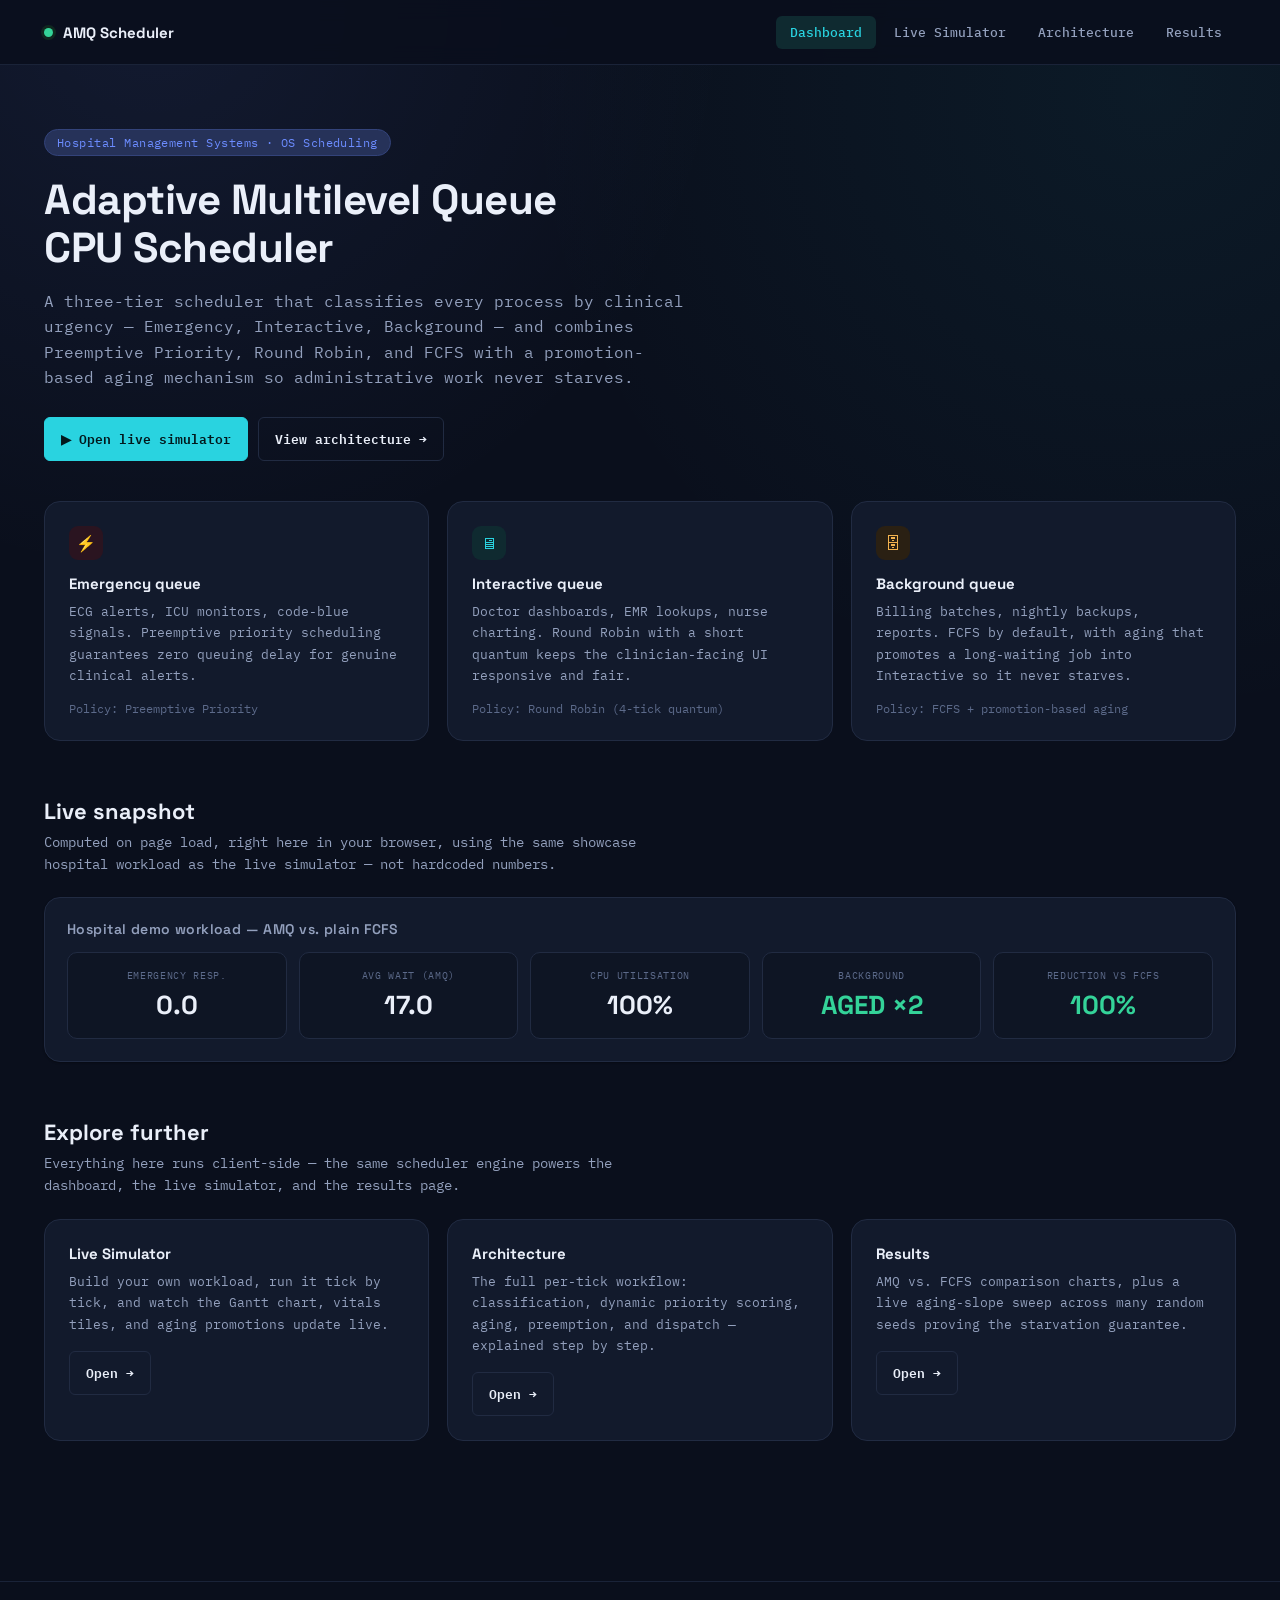
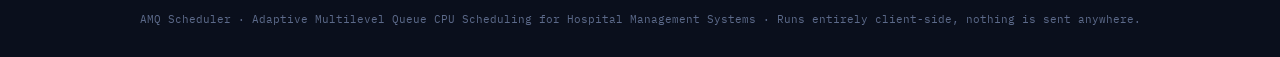
<file: index.html>
<!DOCTYPE html>
<html lang="en">
<head>
<meta charset="UTF-8">
<meta name="viewport" content="width=device-width, initial-scale=1.0">
<title>AMQ Scheduler — Dashboard</title>
<link rel="preconnect" href="https://fonts.googleapis.com">
<link href="https://fonts.googleapis.com/css2?family=Space+Grotesk:wght@500;600;700&family=IBM+Plex+Mono:wght@400;500;600;700&display=swap" rel="stylesheet">
<link rel="stylesheet" href="frontend/css/style.css">
</head>
<body>

<header class="site-header">
  <nav class="nav">
    <div class="nav-brand"><span class="dot"></span> AMQ Scheduler</div>
    <div class="nav-links">
      <a href="index.html" class="active">Dashboard</a>
      <a href="frontend/simulator.html">Live Simulator</a>
      <a href="frontend/architecture.html">Architecture</a>
      <a href="frontend/results.html">Results</a>
    </div>
  </nav>
</header>

<main class="page">

  <section class="hero">
    <div class="eyebrow">Hospital Management Systems · OS Scheduling</div>
    <h1>Adaptive Multilevel Queue<br>CPU Scheduler</h1>
    <p class="lead">
      A three-tier scheduler that classifies every process by clinical urgency —
      Emergency, Interactive, Background — and combines Preemptive Priority,
      Round Robin, and FCFS with a promotion-based aging mechanism so
      administrative work never starves.
    </p>
    <div class="btn-row" style="margin-top:26px;">
      <a class="btn primary" href="frontend/simulator.html">▶ Open live simulator</a>
      <a class="btn ghost" href="frontend/architecture.html">View architecture →</a>
    </div>
  </section>

  <div class="grid cols-3">
    <div class="feature-card">
      <div class="icon-dot q0">⚡</div>
      <h3>Emergency queue</h3>
      <p>ECG alerts, ICU monitors, code-blue signals. Preemptive priority scheduling
        guarantees zero queuing delay for genuine clinical alerts.</p>
      <div class="foot">Policy: Preemptive Priority</div>
    </div>
    <div class="feature-card">
      <div class="icon-dot q1">🖥</div>
      <h3>Interactive queue</h3>
      <p>Doctor dashboards, EMR lookups, nurse charting. Round Robin with a short
        quantum keeps the clinician-facing UI responsive and fair.</p>
      <div class="foot">Policy: Round Robin (4-tick quantum)</div>
    </div>
    <div class="feature-card">
      <div class="icon-dot q2">🗄</div>
      <h3>Background queue</h3>
      <p>Billing batches, nightly backups, reports. FCFS by default, with aging
        that promotes a long-waiting job into Interactive so it never starves.</p>
      <div class="foot">Policy: FCFS + promotion-based aging</div>
    </div>
  </div>

  <div class="section-head">
    <h2>Live snapshot</h2>
    <p>Computed on page load, right here in your browser, using the same showcase
      hospital workload as the live simulator — not hardcoded numbers.</p>
  </div>

  <div class="card">
    <h2>Hospital demo workload — AMQ vs. plain FCFS</h2>
    <div class="tiles" id="snapshotTiles">
      <div class="tile"><div class="label">Emergency Resp.</div><div class="value" id="snapEmerg">—</div></div>
      <div class="tile"><div class="label">Avg Wait (AMQ)</div><div class="value" id="snapWait">—</div></div>
      <div class="tile"><div class="label">CPU Utilisation</div><div class="value" id="snapUtil">—</div></div>
      <div class="tile good"><div class="label">Background</div><div class="value" id="snapBg">—</div></div>
      <div class="tile good"><div class="label">Reduction vs FCFS</div><div class="value" id="snapReduction">—</div></div>
    </div>
  </div>

  <div class="section-head">
    <h2>Explore further</h2>
    <p>Everything here runs client-side — the same scheduler engine powers the
      dashboard, the live simulator, and the results page.</p>
  </div>

  <div class="grid cols-3">
    <div class="feature-card">
      <h3>Live Simulator</h3>
      <p>Build your own workload, run it tick by tick, and watch the Gantt chart,
        vitals tiles, and aging promotions update live.</p>
      <div class="btn-row" style="margin-top:16px;"><a class="btn" href="frontend/simulator.html">Open →</a></div>
    </div>
    <div class="feature-card">
      <h3>Architecture</h3>
      <p>The full per-tick workflow: classification, dynamic priority scoring,
        aging, preemption, and dispatch — explained step by step.</p>
      <div class="btn-row" style="margin-top:16px;"><a class="btn" href="frontend/architecture.html">Open →</a></div>
    </div>
    <div class="feature-card">
      <h3>Results</h3>
      <p>AMQ vs. FCFS comparison charts, plus a live aging-slope sweep across
        many random seeds proving the starvation guarantee.</p>
      <div class="btn-row" style="margin-top:16px;"><a class="btn" href="frontend/results.html">Open →</a></div>
    </div>
  </div>

</main>

<footer class="site-footer">
  <p>AMQ Scheduler · Adaptive Multilevel Queue CPU Scheduling for Hospital Management Systems ·
    Runs entirely client-side, nothing is sent anywhere.</p>
</footer>

<script src="frontend/js/engine.js"></script>
<script src="frontend/js/dashboard.js"></script>
</body>
</html>
</file>
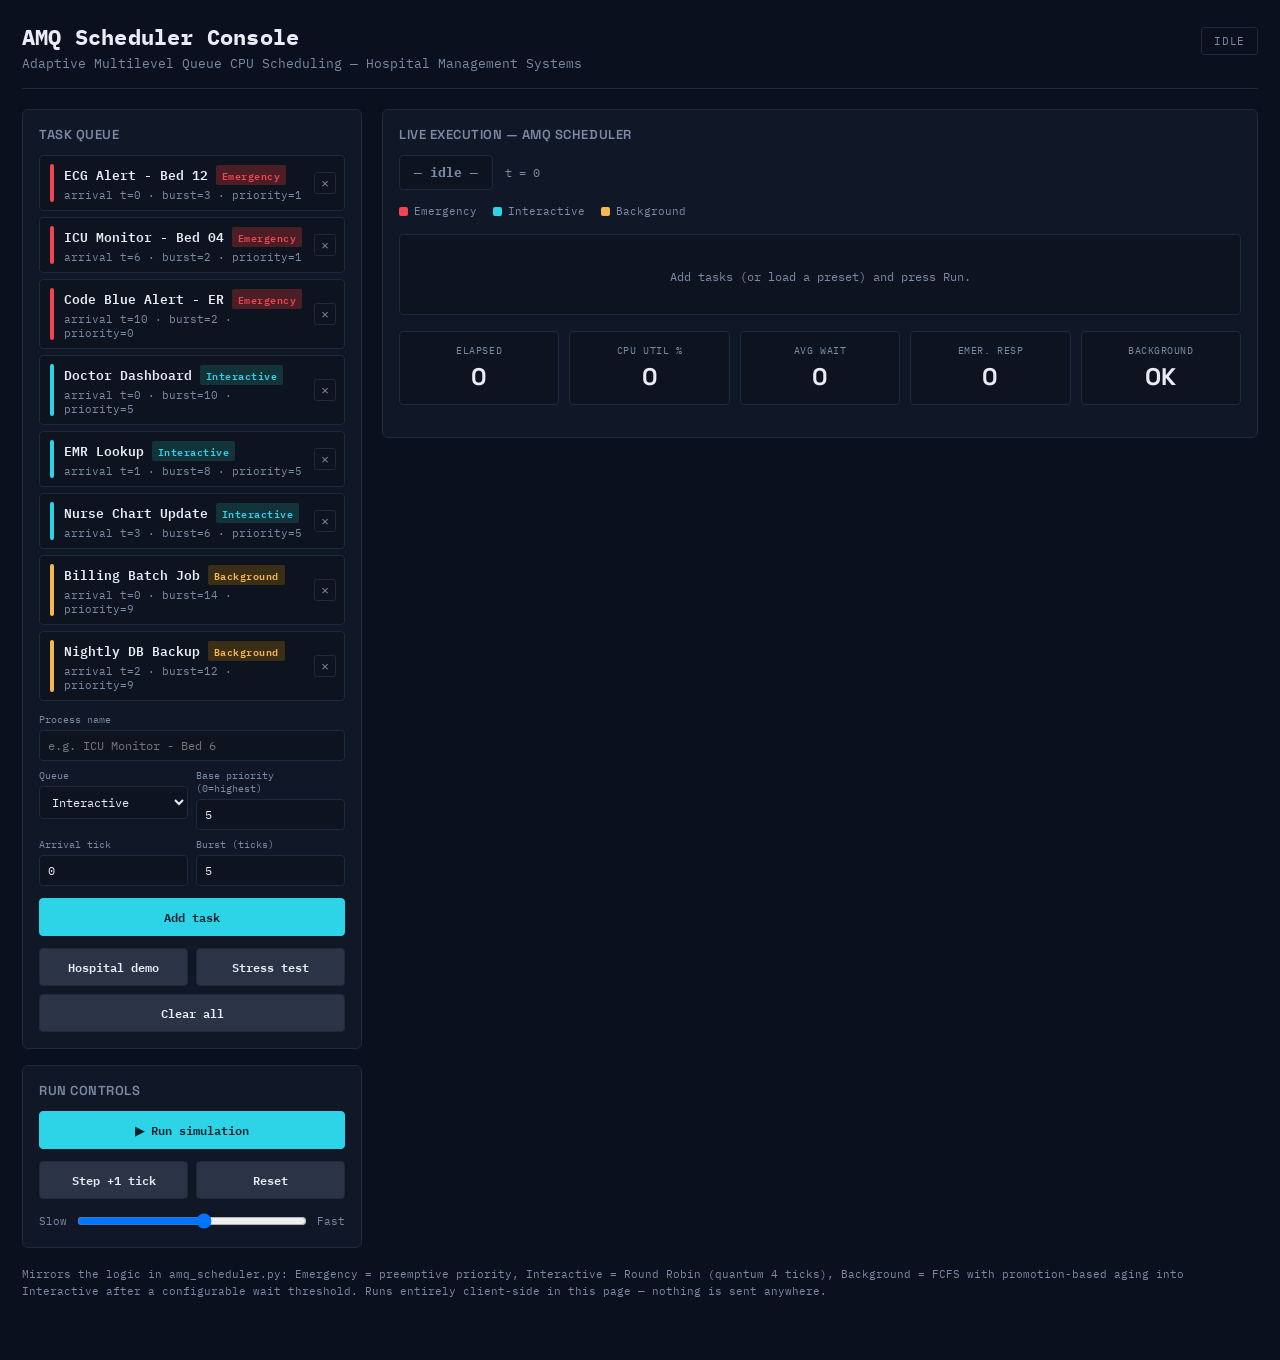
<file: amq_console.html>
<!DOCTYPE html>
<html lang="en">
<head>
<meta charset="UTF-8">
<title>AMQ Scheduler Console</title>
<link rel="preconnect" href="https://fonts.googleapis.com">
<link href="https://fonts.googleapis.com/css2?family=Space+Grotesk:wght@500;600;700&family=IBM+Plex+Mono:wght@400;500;600;700&display=swap" rel="stylesheet">
<style>
  :root{
    --bg:#0A101E;
    --panel:#101827;
    --panel-2:#0D1420;
    --line:#1E293B;
    --text:#E7ECF5;
    --muted:#7C8AA5;
    --emergency:#F04353;
    --emergency-dim:#4A1E24;
    --interactive:#2DD4E8;
    --interactive-dim:#12333A;
    --background:#F5B84E;
    --background-dim:#3A2E17;
    --ok:#33D69F;
    --idle:#2A3446;
  }
  *{ box-sizing:border-box; }
  html,body{
    margin:0; padding:0; background:var(--bg); color:var(--text);
    font-family:'IBM Plex Mono', monospace;
    -webkit-font-smoothing:antialiased;
  }
  h1,h2,h3,.headline{ font-family:'Space Grotesk', sans-serif; }

  .wrap{ max-width:1280px; margin:0 auto; padding:22px 22px 60px; }

  .topbar{
    display:flex; align-items:baseline; justify-content:space-between;
    border-bottom:1px solid var(--line); padding-bottom:16px; margin-bottom:20px;
    flex-wrap:wrap; gap:10px;
  }
  .topbar .title{ font-size:22px; font-weight:700; letter-spacing:.2px; }
  .topbar .subtitle{ color:var(--muted); font-size:13px; margin-top:4px; }
  .status-pill{
    font-size:11px; padding:6px 12px; border-radius:3px; border:1px solid var(--line);
    color:var(--muted); letter-spacing:.06em; height:fit-content;
  }
  .status-pill.running{ color:var(--ok); border-color:var(--ok); }
  .status-pill.done{ color:var(--interactive); border-color:var(--interactive); }

  .grid{ display:grid; grid-template-columns: 340px 1fr; gap:20px; align-items:start; }
  @media (max-width: 900px){ .grid{ grid-template-columns: 1fr; } }

  .panel{
    background:var(--panel); border:1px solid var(--line); border-radius:6px;
    padding:16px;
  }
  .panel + .panel{ margin-top:16px; }
  .panel h2{ font-size:13px; margin:0 0 12px; color:var(--muted); font-weight:600; letter-spacing:.04em; }

  /* --- task intake --- */
  .task-row{
    display:grid; grid-template-columns: 4px 1fr auto; gap:10px; align-items:center;
    padding:8px 8px 8px 10px; border:1px solid var(--line); border-radius:4px; margin-bottom:6px;
    background:var(--panel-2);
  }
  .task-row .bar{ width:4px; align-self:stretch; border-radius:2px; }
  .task-row .info .name{ font-size:12.5px; font-weight:600; }
  .task-row .info .meta{ font-size:11px; color:var(--muted); margin-top:2px; }
  .task-row button{
    background:none; border:1px solid var(--line); color:var(--muted);
    border-radius:3px; width:22px; height:22px; cursor:pointer; font-size:13px; line-height:1;
  }
  .task-row button:hover{ color:var(--emergency); border-color:var(--emergency); }

  .queue-tag{ font-size:9.5px; padding:1px 6px; border-radius:2px; letter-spacing:.05em; }
  .queue-tag.q0{ background:var(--emergency-dim); color:var(--emergency); }
  .queue-tag.q1{ background:var(--interactive-dim); color:var(--interactive); }
  .queue-tag.q2{ background:var(--background-dim); color:var(--background); }

  .add-form{ display:grid; grid-template-columns: 1fr 1fr; gap:8px; margin-top:12px; }
  .add-form label{ font-size:10px; color:var(--muted); display:block; margin-bottom:4px; }
  .add-form input, .add-form select{
    width:100%; background:var(--panel-2); border:1px solid var(--line); color:var(--text);
    border-radius:4px; padding:7px 8px; font-family:inherit; font-size:12px;
  }
  .add-form .full{ grid-column:1 / -1; }
  .btn{
    background:var(--idle); border:1px solid var(--line); color:var(--text);
    border-radius:4px; padding:8px 12px; font-family:inherit; font-size:12px; cursor:pointer;
    font-weight:600;
  }
  .btn:hover{ border-color:var(--interactive); color:var(--interactive); }
  .btn.primary{ background:var(--interactive); color:#04222A; border-color:var(--interactive); }
  .btn.primary:hover{ opacity:.9; color:#04222A; }
  .btn:disabled{ opacity:.4; cursor:not-allowed; }
  .btn-row{ display:flex; gap:8px; margin-top:12px; flex-wrap:wrap; }
  .btn-row.presets .btn{ flex:1; min-width:120px; }

  .speed-row{ display:flex; align-items:center; gap:8px; margin-top:12px; font-size:11px; color:var(--muted); }
  .speed-row input[type=range]{ flex:1; }

  /* --- console --- */
  .now-running{
    display:flex; align-items:center; gap:12px; margin-bottom:14px;
  }
  .now-running .badge{
    padding:8px 14px; border-radius:4px; font-weight:700; font-size:13px;
    border:1px solid var(--line); background:var(--panel-2); color:var(--muted);
  }
  .now-running .badge.q0{ background:var(--emergency-dim); color:var(--emergency); border-color:var(--emergency); animation:pulse 1s infinite; }
  .now-running .badge.q1{ background:var(--interactive-dim); color:var(--interactive); border-color:var(--interactive); }
  .now-running .badge.q2{ background:var(--background-dim); color:var(--background); border-color:var(--background); }
  @keyframes pulse{ 0%,100%{ box-shadow:0 0 0 0 rgba(240,67,83,.4);} 50%{ box-shadow:0 0 0 6px rgba(240,67,83,0);} }
  .now-running .tick{ color:var(--muted); font-size:12px; }

  .gantt-wrap{
    background:var(--panel-2); border:1px solid var(--line); border-radius:4px;
    overflow-x:auto; padding:14px 14px 10px;
  }
  .gantt-row{ display:flex; align-items:center; height:26px; margin-bottom:4px; white-space:nowrap; }
  .gantt-row .pid-label{
    width:46px; flex:0 0 46px; font-size:10.5px; color:var(--muted); text-align:right; padding-right:8px;
  }
  .gantt-track{ position:relative; height:20px; }
  .gantt-block{
    position:absolute; top:0; height:20px; border-radius:2px; font-size:9.5px;
    display:flex; align-items:center; justify-content:center; color:#04121A; font-weight:700;
    overflow:hidden;
  }
  .gantt-block.q0{ background:var(--emergency); }
  .gantt-block.q1{ background:var(--interactive); }
  .gantt-block.q2{ background:var(--background); }
  .gantt-axis{ display:flex; font-size:9.5px; color:var(--muted); margin-top:2px; margin-left:46px; }

  .legend{ display:flex; gap:16px; margin:10px 0 16px; font-size:11px; color:var(--muted); }
  .legend span{ display:inline-flex; align-items:center; gap:6px; }
  .legend i{ width:9px; height:9px; border-radius:2px; display:inline-block; }
  .legend i.q0{ background:var(--emergency); }
  .legend i.q1{ background:var(--interactive); }
  .legend i.q2{ background:var(--background); }

  .tiles{ display:grid; grid-template-columns: repeat(5, 1fr); gap:10px; margin:16px 0; }
  @media (max-width: 760px){ .tiles{ grid-template-columns: repeat(2, 1fr); } }
  .tile{
    background:var(--panel-2); border:1px solid var(--line); border-radius:4px;
    padding:12px; text-align:center;
  }
  .tile .label{ font-size:9.5px; color:var(--muted); letter-spacing:.06em; }
  .tile .value{ font-size:24px; font-weight:700; font-family:'Space Grotesk',sans-serif; margin-top:4px; }
  .tile.alert{ border-color:var(--emergency); }
  .tile.alert .value{ color:var(--emergency); }
  .tile.good .value{ color:var(--ok); }

  table.results{ width:100%; border-collapse:collapse; font-size:11.5px; margin-top:6px; }
  table.results th{ text-align:left; color:var(--muted); font-weight:600; padding:6px 8px; border-bottom:1px solid var(--line); font-size:10.5px; }
  table.results td{ padding:6px 8px; border-bottom:1px solid var(--line); }

  .compare-bars{ display:grid; gap:14px; margin-top:6px; }
  .compare-metric .label{ font-size:11px; color:var(--muted); margin-bottom:6px; }
  .bar-line{ display:flex; align-items:center; gap:8px; margin-bottom:4px; }
  .bar-line .name{ width:70px; font-size:10.5px; color:var(--muted); flex:0 0 70px; }
  .bar-line .track{ flex:1; background:var(--panel-2); border-radius:3px; height:16px; position:relative; overflow:hidden; }
  .bar-line .fill{ height:100%; border-radius:3px; }
  .bar-line .fill.fcfs{ background:#8B98AC; }
  .bar-line .fill.amq{ background:var(--ok); }
  .bar-line .num{ width:52px; text-align:right; font-size:11px; flex:0 0 52px; }

  .empty-note{ color:var(--muted); font-size:12px; padding:20px; text-align:center; }
  .footnote{ color:var(--muted); font-size:10.5px; margin-top:18px; line-height:1.6; }
</style>
</head>
<body>
<div class="wrap">

  <div class="topbar">
    <div>
      <div class="title">AMQ Scheduler Console</div>
      <div class="subtitle">Adaptive Multilevel Queue CPU Scheduling — Hospital Management Systems</div>
    </div>
    <div class="status-pill" id="statusPill">IDLE</div>
  </div>

  <div class="grid">
    <!-- LEFT: intake -->
    <div>
      <div class="panel">
        <h2>TASK QUEUE</h2>
        <div id="taskList"></div>
        <div class="add-form">
          <div class="full">
            <label>Process name</label>
            <input id="fName" type="text" placeholder="e.g. ICU Monitor - Bed 6" />
          </div>
          <div>
            <label>Queue</label>
            <select id="fQueue">
              <option value="0">Emergency</option>
              <option value="1" selected>Interactive</option>
              <option value="2">Background</option>
            </select>
          </div>
          <div>
            <label>Base priority (0=highest)</label>
            <input id="fPriority" type="number" value="5" min="0" max="10" />
          </div>
          <div>
            <label>Arrival tick</label>
            <input id="fArrival" type="number" value="0" min="0" />
          </div>
          <div>
            <label>Burst (ticks)</label>
            <input id="fBurst" type="number" value="5" min="1" />
          </div>
        </div>
        <div class="btn-row">
          <button class="btn primary" id="btnAdd" style="flex:1">Add task</button>
        </div>
        <div class="btn-row presets">
          <button class="btn" id="btnPresetHospital">Hospital demo</button>
          <button class="btn" id="btnPresetStress">Stress test</button>
          <button class="btn" id="btnClear">Clear all</button>
        </div>
      </div>

      <div class="panel">
        <h2>RUN CONTROLS</h2>
        <div class="btn-row">
          <button class="btn primary" id="btnRun" style="flex:1">▶ Run simulation</button>
        </div>
        <div class="btn-row">
          <button class="btn" id="btnStep" style="flex:1">Step +1 tick</button>
          <button class="btn" id="btnReset" style="flex:1">Reset</button>
        </div>
        <div class="speed-row">
          <span>Slow</span>
          <input type="range" id="speedRange" min="1" max="10" value="6">
          <span>Fast</span>
        </div>
      </div>
    </div>

    <!-- RIGHT: console -->
    <div>
      <div class="panel">
        <h2>LIVE EXECUTION — AMQ SCHEDULER</h2>
        <div class="now-running">
          <div class="badge q1" id="nowBadge">— idle —</div>
          <div class="tick" id="tickLabel">t = 0</div>
        </div>
        <div class="legend">
          <span><i class="q0"></i>Emergency</span>
          <span><i class="q1"></i>Interactive</span>
          <span><i class="q2"></i>Background</span>
        </div>
        <div class="gantt-wrap" id="ganttWrap">
          <div class="empty-note">Add tasks (or load a preset) and press Run.</div>
        </div>

        <div class="tiles">
          <div class="tile"><div class="label">ELAPSED</div><div class="value" id="tElapsed">0</div></div>
          <div class="tile"><div class="label">CPU UTIL %</div><div class="value" id="tUtil">0</div></div>
          <div class="tile"><div class="label">AVG WAIT</div><div class="value" id="tWait">0</div></div>
          <div class="tile"><div class="label">EMER. RESP</div><div class="value" id="tEmerg">0</div></div>
          <div class="tile" id="tileBg"><div class="label">BACKGROUND</div><div class="value" id="tBg">OK</div></div>
        </div>
      </div>

      <div class="panel" id="resultsPanel" style="display:none;">
        <h2>COMPLETED PROCESSES (AMQ)</h2>
        <table class="results" id="resultsTable"></table>
      </div>

      <div class="panel" id="comparePanel" style="display:none;">
        <h2>AMQ vs. PLAIN FCFS BASELINE</h2>
        <div class="compare-bars" id="compareBars"></div>
      </div>
    </div>
  </div>

  <div class="footnote">
    Mirrors the logic in amq_scheduler.py: Emergency = preemptive priority, Interactive = Round Robin
    (quantum 4 ticks), Background = FCFS with promotion-based aging into Interactive after a configurable wait threshold.
    Runs entirely client-side in this page — nothing is sent anywhere.
  </div>
</div>

<script>
/* ============================================================
   Core scheduler engine — mirrors amq_scheduler.py
   ============================================================ */
const EMERGENCY=0, INTERACTIVE=1, BACKGROUND=2;
const QUEUE_NAME = {0:'Emergency',1:'Interactive',2:'Background'};
const AGING_SLOPE_BG = 0.2;         // matches Python default
const AGING_PROMOTION_BASE = 8;     // matches Python default -> 40-tick threshold
const RR_QUANTUM = 4;

let nextPid = 1;
function makeProcess(name, queue, arrival, burst, basePriority){
  return {
    pid: 'P' + (nextPid++), name, queue, arrival, burst,
    basePriority, remaining: burst, waitingSince: arrival,
    firstRun: null, completion: null, quantumLeft: RR_QUANTUM, promotions: 0,
  };
}

function cloneTasks(tasks){
  nextPid = 1;
  return tasks.map(t => makeProcess(t.name, t.queue, t.arrival, t.burst, t.basePriority));
}

function newEngine(tasks){
  return {
    all: [...tasks].sort((a,b)=>a.arrival-b.arrival),
    queues: {0:[],1:[],2:[]},
    time: 0,
    gantt: [],
    idle: 0,
    done: false,
  };
}

function flat(e){ return [...e.queues[0], ...e.queues[1], ...e.queues[2]]; }

function admitArrivals(e){
  for(const p of e.all){
    if(p.arrival===e.time && p.completion===null && !flat(e).includes(p) && !isRunning(e,p)){
      e.queues[p.queue].push(p);
    }
  }
}
let runningRef = null;
function isRunning(e,p){ return runningRef===p; }

function applyAging(e){
  if(AGING_SLOPE_BG<=0) return;
  const threshold = AGING_PROMOTION_BASE / AGING_SLOPE_BG;
  for(const p of [...e.queues[BACKGROUND]]){
    if((e.time - p.waitingSince) >= threshold){
      e.queues[BACKGROUND] = e.queues[BACKGROUND].filter(x=>x!==p);
      p.waitingSince = e.time;
      p.quantumLeft = RR_QUANTUM;
      p.promotions++;
      e.queues[INTERACTIVE].push(p);
    }
  }
}

function pickEmergency(e){
  if(e.queues[0].length===0) return null;
  e.queues[0].sort((a,b)=> a.basePriority - b.basePriority || a.arrival-b.arrival);
  return e.queues[0][0];
}

let current=null, currentQ=null;

function tickOnce(e){
  if(e.done) return null;
  admitArrivals(e);
  applyAging(e);

  const emg = pickEmergency(e);
  let chosen=null, chosenQ=null;

  if(emg){
    chosen=emg; chosenQ=EMERGENCY;
    if(current && current!==chosen && !e.queues[currentQ].includes(current)){
      e.queues[currentQ].unshift(current);
    }
  } else if(e.queues[INTERACTIVE].length>0){
    chosen=e.queues[INTERACTIVE][0]; chosenQ=INTERACTIVE;
  } else if(e.queues[BACKGROUND].length>0){
    chosen=e.queues[BACKGROUND][0]; chosenQ=BACKGROUND;
  }

  if(!chosen){
    e.idle++; e.time++;
    if(e.all.every(p=>p.completion!==null)){ e.done=true; }
    return {idle:true, time:e.time};
  }

  e.queues[chosenQ] = e.queues[chosenQ].filter(x=>x!==chosen);
  runningRef = chosen;
  if(chosen.firstRun===null) chosen.firstRun = e.time;

  const startT = e.time;
  e.gantt.push([startT, startT+1, chosen.pid, chosenQ, chosen.name]);
  chosen.remaining--;
  e.time++;
  admitArrivals(e);

  let finished=false;
  if(chosen.remaining<=0){
    chosen.completion = e.time;
    finished=true;
    current=null; currentQ=null; runningRef=null;
  } else if(chosenQ===EMERGENCY){
    chosen.waitingSince = e.time;
    e.queues[EMERGENCY].push(chosen);
    current=chosen; currentQ=EMERGENCY; runningRef=chosen;
  } else if(chosenQ===INTERACTIVE){
    chosen.quantumLeft--;
    if(chosen.quantumLeft<=0 || pickEmergency(e)){
      chosen.quantumLeft = RR_QUANTUM;
      chosen.waitingSince = e.time;
      e.queues[INTERACTIVE].push(chosen);
      current=null; currentQ=null; runningRef=null;
    } else {
      e.queues[INTERACTIVE].unshift(chosen);
      current=chosen; currentQ=INTERACTIVE; runningRef=chosen;
    }
  } else { // BACKGROUND
    e.queues[BACKGROUND].unshift(chosen);
    current=chosen; currentQ=BACKGROUND; runningRef=chosen;
  }

  if(e.all.every(p=>p.completion!==null)) e.done=true;

  return {idle:false, time:e.time, pid:chosen.pid, name:chosen.name, queue:chosenQ, finished};
}

function report(e){
  const rows=[];
  for(const p of [...e.all].sort((a,b)=> a.pid.localeCompare(b.pid, undefined, {numeric:true}))){
    const executed = p.burst - p.remaining;
    let turnaround=null, waiting, response, starved;
    if(p.completion!==null){
      turnaround = p.completion - p.arrival;
      waiting = turnaround - p.burst;
      response = p.firstRun!==null ? p.firstRun - p.arrival : null;
      starved=false;
    } else {
      waiting = (e.time - p.arrival) - executed;
      response = p.firstRun!==null ? p.firstRun - p.arrival : null;
      starved=true;
    }
    rows.push({pid:p.pid, name:p.name, queue:QUEUE_NAME[p.queue], arrival:p.arrival, burst:p.burst,
               completion:p.completion, turnaround, waiting, response, promotions:p.promotions, starved});
  }
  const util = e.time>0 ? 100*(e.time - e.idle)/e.time : 0;
  return {rows, util};
}

/* Plain FCFS baseline (single queue, arrival order, no preemption) — instant compute */
function runFcfsBaseline(tasks){
  const procs = cloneTasks(tasks).sort((a,b)=>a.arrival-b.arrival);
  let t=0;
  const rows=[];
  for(const p of procs){
    const start = Math.max(t, p.arrival);
    const end = start + p.burst;
    p.firstRun = start; p.completion = end;
    t = end;
    rows.push({pid:p.pid, name:p.name, queue:QUEUE_NAME[p.queue], arrival:p.arrival, burst:p.burst,
               completion:end, turnaround:end-p.arrival, waiting:(end-p.arrival)-p.burst,
               response:start-p.arrival});
  }
  return {rows, totalTime:t};
}

/* ============================================================
   UI wiring
   ============================================================ */
const QCOLOR = {0:'q0',1:'q1',2:'q2'};
let userTasks = [];   // {name, queue, arrival, burst, basePriority}
let engine = null;
let playTimer = null;
let originalTasksForCompare = null;

function renderTaskList(){
  const el = document.getElementById('taskList');
  if(userTasks.length===0){
    el.innerHTML = '<div class="empty-note" style="padding:10px 0;">No tasks yet.</div>';
    return;
  }
  el.innerHTML = userTasks.map((t,i)=>`
    <div class="task-row">
      <div class="bar" style="background:var(--${t.queue===0?'emergency':t.queue===1?'interactive':'background'})"></div>
      <div class="info">
        <div class="name">${t.name} <span class="queue-tag ${QCOLOR[t.queue]}">${QUEUE_NAME[t.queue]}</span></div>
        <div class="meta">arrival t=${t.arrival} · burst=${t.burst} · priority=${t.basePriority}</div>
      </div>
      <button data-i="${i}" class="rm">×</button>
    </div>`).join('');
  el.querySelectorAll('.rm').forEach(b=>b.addEventListener('click', ()=>{
    userTasks.splice(+b.dataset.i,1); renderTaskList();
  }));
}

document.getElementById('btnAdd').addEventListener('click', ()=>{
  const name = document.getElementById('fName').value.trim() || 'Untitled task';
  const queue = +document.getElementById('fQueue').value;
  const priority = +document.getElementById('fPriority').value;
  const arrival = +document.getElementById('fArrival').value;
  const burst = +document.getElementById('fBurst').value;
  userTasks.push({name, queue, arrival, burst, basePriority:priority});
  document.getElementById('fName').value='';
  renderTaskList();
});

document.getElementById('btnClear').addEventListener('click', ()=>{ userTasks=[]; renderTaskList(); resetRun(); });

document.getElementById('btnPresetHospital').addEventListener('click', ()=>{
  userTasks = [
    {name:'ECG Alert - Bed 12', queue:0, arrival:0, burst:3, basePriority:1},
    {name:'ICU Monitor - Bed 04', queue:0, arrival:6, burst:2, basePriority:1},
    {name:'Code Blue Alert - ER', queue:0, arrival:10, burst:2, basePriority:0},
    {name:'Doctor Dashboard', queue:1, arrival:0, burst:10, basePriority:5},
    {name:'EMR Lookup', queue:1, arrival:1, burst:8, basePriority:5},
    {name:'Nurse Chart Update', queue:1, arrival:3, burst:6, basePriority:5},
    {name:'Billing Batch Job', queue:2, arrival:0, burst:14, basePriority:9},
    {name:'Nightly DB Backup', queue:2, arrival:2, burst:12, basePriority:9},
  ];
  renderTaskList(); resetRun();
});

document.getElementById('btnPresetStress').addEventListener('click', ()=>{
  const t=[];
  t.push({name:'Background Job #1', queue:2, arrival:0, burst:18, basePriority:9});
  t.push({name:'Background Job #2', queue:2, arrival:0, burst:16, basePriority:9});
  let at=8;
  while(at<90){ t.push({name:'Emergency Alert', queue:0, arrival:at, burst:2, basePriority:1}); at+=30; }
  at=0;
  while(at<90){ t.push({name:'Interactive Task', queue:1, arrival:at, burst:3, basePriority:5}); at+=4; }
  userTasks = t;
  renderTaskList(); resetRun();
});

function resetRun(){
  clearInterval(playTimer); playTimer=null;
  engine=null; current=null; currentQ=null; runningRef=null;
  document.getElementById('statusPill').textContent='IDLE';
  document.getElementById('statusPill').className='status-pill';
  document.getElementById('ganttWrap').innerHTML = '<div class="empty-note">Add tasks (or load a preset) and press Run.</div>';
  document.getElementById('nowBadge').textContent='— idle —';
  document.getElementById('nowBadge').className='badge';
  document.getElementById('tickLabel').textContent='t = 0';
  document.getElementById('resultsPanel').style.display='none';
  document.getElementById('comparePanel').style.display='none';
  ['tElapsed','tUtil','tWait','tEmerg'].forEach(id=>document.getElementById(id).textContent='0');
  document.getElementById('tBg').textContent='OK';
  document.getElementById('tileBg').className='tile';
}

document.getElementById('btnReset').addEventListener('click', resetRun);

function startEngine(){
  if(userTasks.length===0){ alert('Add at least one task or load a preset first.'); return null; }
  originalTasksForCompare = JSON.parse(JSON.stringify(userTasks));
  const procs = cloneTasks(userTasks);
  const e = newEngine(procs);
  document.getElementById('ganttWrap').innerHTML = buildGanttSkeleton(procs);
  document.getElementById('resultsPanel').style.display='none';
  document.getElementById('comparePanel').style.display='none';
  return e;
}

function buildGanttSkeleton(procs){
  const rows = procs.map(p=>`
    <div class="gantt-row" data-pid="${p.pid}">
      <div class="pid-label">${p.pid}</div>
      <div class="gantt-track" id="track-${p.pid}"></div>
    </div>`).join('');
  return rows + '<div class="gantt-axis" id="ganttAxis"></div>';
}

const PX_PER_TICK = 14;

function paintTick(e, info){
  document.getElementById('tickLabel').textContent = 't = ' + e.time;
  const badge = document.getElementById('nowBadge');
  if(info && !info.idle){
    badge.textContent = info.name + ' (' + QUEUE_NAME[info.queue] + ')';
    badge.className = 'badge ' + QCOLOR[info.queue];
    const track = document.getElementById('track-'+info.pid);
    if(track){
      const block = document.createElement('div');
      block.className = 'gantt-block ' + QCOLOR[info.queue];
      block.style.left = (e.time-1)*PX_PER_TICK + 'px';
      block.style.width = (PX_PER_TICK-1) + 'px';
      track.appendChild(block);
      track.style.width = e.time*PX_PER_TICK + 'px';
    }
  } else {
    badge.textContent = '— idle —';
    badge.className = 'badge';
  }
  const axis = document.getElementById('ganttAxis');
  if(axis && e.time % 5 === 0){
    axis.style.width = e.time*PX_PER_TICK + 'px';
    axis.textContent = 'now → t=' + e.time;
  }
  document.getElementById('ganttWrap').scrollLeft = e.time*PX_PER_TICK;

  // live tiles
  const {rows, util} = report(e);
  const finishedRows = rows.filter(r=>r.completion!==null);
  const avgWait = finishedRows.length ? (finishedRows.reduce((s,r)=>s+r.waiting,0)/finishedRows.length) : 0;
  const emgRows = finishedRows.filter(r=>r.queue==='Emergency');
  const avgEmg = emgRows.length ? (emgRows.reduce((s,r)=>s+r.response,0)/emgRows.length) : 0;
  const bgRows = rows.filter(r=>r.queue==='Background');
  const bgPromotions = bgRows.reduce((s,r)=>s+r.promotions,0);
  const bgStillWaiting = bgRows.some(r=>r.completion===null);

  document.getElementById('tElapsed').textContent = e.time;
  document.getElementById('tUtil').textContent = util.toFixed(0);
  document.getElementById('tWait').textContent = avgWait.toFixed(1);
  document.getElementById('tEmerg').textContent = avgEmg.toFixed(1);
  const tileBg = document.getElementById('tileBg');
  const tBg = document.getElementById('tBg');
  if(bgStillWaiting && bgPromotions===0){ tBg.textContent='WAITING'; tileBg.className='tile'; }
  else if(bgPromotions>0){ tBg.textContent='AGED ×'+bgPromotions; tileBg.className='tile good'; }
  else { tBg.textContent='OK'; tileBg.className='tile good'; }
}

function finalizeRun(e){
  const {rows} = report(e);
  document.getElementById('resultsPanel').style.display='block';
  const tbl = document.getElementById('resultsTable');
  tbl.innerHTML = `<tr><th>PID</th><th>Name</th><th>Queue</th><th>Arr</th><th>Burst</th>
    <th>Compl.</th><th>Wait</th><th>Resp.</th><th>Promotions</th></tr>` +
    rows.map(r=>`<tr>
      <td>${r.pid}</td><td>${r.name}</td><td>${r.queue}</td><td>${r.arrival}</td><td>${r.burst}</td>
      <td>${r.completion!==null?r.completion:'—'}</td><td>${r.waiting}</td>
      <td>${r.response!==null?r.response:'—'}</td><td>${r.promotions}</td>
    </tr>`).join('');

  // baseline comparison
  const fcfs = runFcfsBaseline(originalTasksForCompare);
  const amqEmg = rows.filter(r=>r.queue==='Emergency' && r.response!==null);
  const fcfsEmg = fcfs.rows.filter(r=>r.queue==='Emergency');
  const amqEmgAvg = amqEmg.length ? amqEmg.reduce((s,r)=>s+r.response,0)/amqEmg.length : 0;
  const fcfsEmgAvg = fcfsEmg.length ? fcfsEmg.reduce((s,r)=>s+r.response,0)/fcfsEmg.length : 0;
  const amqWaitAvg = rows.length ? rows.reduce((s,r)=>s+r.waiting,0)/rows.length : 0;
  const fcfsWaitAvg = fcfs.rows.length ? fcfs.rows.reduce((s,r)=>s+r.waiting,0)/fcfs.rows.length : 0;
  const amqTatAvg = rows.filter(r=>r.turnaround!==null).length
      ? rows.filter(r=>r.turnaround!==null).reduce((s,r)=>s+r.turnaround,0)/rows.filter(r=>r.turnaround!==null).length : 0;
  const fcfsTatAvg = fcfs.rows.length ? fcfs.rows.reduce((s,r)=>s+r.turnaround,0)/fcfs.rows.length : 0;

  const metrics = [
    {label:'Emergency response time (ticks)', fcfs:fcfsEmgAvg, amq:amqEmgAvg},
    {label:'Average waiting time (ticks)', fcfs:fcfsWaitAvg, amq:amqWaitAvg},
    {label:'Average turnaround time (ticks)', fcfs:fcfsTatAvg, amq:amqTatAvg},
  ];
  const maxVal = Math.max(...metrics.map(m=>Math.max(m.fcfs,m.amq)), 1);
  document.getElementById('comparePanel').style.display='block';
  document.getElementById('compareBars').innerHTML = metrics.map(m=>`
    <div class="compare-metric">
      <div class="label">${m.label}</div>
      <div class="bar-line"><div class="name">FCFS</div>
        <div class="track"><div class="fill fcfs" style="width:${(m.fcfs/maxVal*100).toFixed(1)}%"></div></div>
        <div class="num">${m.fcfs.toFixed(1)}</div></div>
      <div class="bar-line"><div class="name">AMQ</div>
        <div class="track"><div class="fill amq" style="width:${(m.amq/maxVal*100).toFixed(1)}%"></div></div>
        <div class="num">${m.amq.toFixed(1)}</div></div>
    </div>`).join('');

  document.getElementById('statusPill').textContent='DONE';
  document.getElementById('statusPill').className='status-pill done';
  document.getElementById('nowBadge').textContent='— simulation complete —';
  document.getElementById('nowBadge').className='badge';
}

function stepSimulation(){
  if(!engine){ engine = startEngine(); if(!engine) return; document.getElementById('statusPill').textContent='RUNNING'; document.getElementById('statusPill').className='status-pill running'; }
  if(engine.done){ finalizeRun(engine); clearInterval(playTimer); playTimer=null; return; }
  const info = tickOnce(engine);
  paintTick(engine, info);
  if(engine.done || engine.time>500){ finalizeRun(engine); clearInterval(playTimer); playTimer=null; }
}

document.getElementById('btnStep').addEventListener('click', stepSimulation);

document.getElementById('btnRun').addEventListener('click', ()=>{
  if(playTimer){ clearInterval(playTimer); playTimer=null; document.getElementById('btnRun').textContent='▶ Run simulation'; return; }
  if(!engine){ engine = startEngine(); if(!engine) return; }
  document.getElementById('statusPill').textContent='RUNNING';
  document.getElementById('statusPill').className='status-pill running';
  document.getElementById('btnRun').textContent='⏸ Pause';
  const speed = +document.getElementById('speedRange').value;
  const delay = Math.max(15, 260 - speed*24);
  playTimer = setInterval(()=>{
    stepSimulation();
    if(!engine || engine.done){ clearInterval(playTimer); playTimer=null; document.getElementById('btnRun').textContent='▶ Run simulation'; }
  }, delay);
});

// initial preset
document.getElementById('btnPresetHospital').click();
</script>
</body>
</html>
</file>
<file: frontend/css/style.css>
/* ==========================================================================
   AMQ Scheduler — shared design system
   ========================================================================== */

:root{
  --bg:            #0A0F1C;
  --bg-soft:       #0D1424;
  --surface:       #121A2C;
  --surface-2:     #0E1524;
  --border:        #212B42;
  --border-soft:   #1A2338;
  --text:          #EAEFF9;
  --text-dim:      #93A0BD;
  --text-faint:    #5C6A8A;

  --emergency:     #F0475A;
  --emergency-bg:  #2A1420;
  --interactive:   #29D3E0;
  --interactive-bg:#0F2A30;
  --background-q:  #F3B24E;
  --background-bg: #2A2013;
  --ok:            #34D399;
  --ok-bg:         #10281F;

  --accent:        #6C8CFF;
  --accent-dim:    #263259;

  --radius-sm: 6px;
  --radius: 10px;
  --radius-lg: 16px;

  --shadow-sm: 0 1px 2px rgba(0,0,0,.3);
  --shadow: 0 8px 24px -8px rgba(0,0,0,.55);
  --shadow-lg: 0 24px 60px -20px rgba(0,0,0,.6);

  --space-1: 4px; --space-2: 8px; --space-3: 12px; --space-4: 16px;
  --space-5: 24px; --space-6: 32px; --space-7: 48px; --space-8: 64px;
}

*{ box-sizing:border-box; }
html{ scroll-behavior:smooth; }
body{
  margin:0; background:var(--bg); color:var(--text);
  font-family:'IBM Plex Mono', ui-monospace, monospace;
  -webkit-font-smoothing:antialiased;
  background-image:
    radial-gradient(circle at 12% 0%, rgba(108,140,255,.09), transparent 40%),
    radial-gradient(circle at 90% 10%, rgba(41,211,224,.06), transparent 45%);
  background-attachment:fixed;
}
h1,h2,h3,h4,.headline{ font-family:'Space Grotesk', sans-serif; margin:0; }
p{ line-height:1.65; color:var(--text-dim); }
a{ color:var(--interactive); text-decoration:none; }
a:hover{ text-decoration:underline; }

.page{ max-width:1240px; margin:0 auto; padding:0 24px 80px; }

/* ---------------- Nav bar ---------------- */
.site-header{
  position:sticky; top:0; z-index:50;
  background:rgba(10,15,28,.86); backdrop-filter:blur(10px);
  border-bottom:1px solid var(--border-soft);
}
.nav{
  max-width:1240px; margin:0 auto; padding:0 24px;
  display:flex; align-items:center; justify-content:space-between; height:64px;
}
.nav-brand{ display:flex; align-items:center; gap:10px; font-family:'Space Grotesk',sans-serif; font-weight:700; font-size:15px; color:var(--text); }
.nav-brand .dot{ width:9px; height:9px; border-radius:50%; background:var(--ok); box-shadow:0 0 0 3px var(--ok-bg); }
.nav-links{ display:flex; gap:4px; align-items:center; }
.nav-links a{
  color:var(--text-dim); font-size:13px; font-weight:500; text-decoration:none;
  padding:8px 14px; border-radius:var(--radius-sm); transition:.15s;
}
.nav-links a:hover{ color:var(--text); background:var(--surface); }
.nav-links a.active{ color:var(--interactive); background:var(--interactive-bg); }
@media (max-width:760px){
  .nav-links{ gap:0; }
  .nav-links a{ padding:8px 9px; font-size:12px; }
}

/* ---------------- Hero ---------------- */
.hero{ padding:64px 0 40px; }
.hero .eyebrow{
  display:inline-flex; align-items:center; gap:8px; font-size:11.5px; color:var(--accent);
  background:var(--accent-dim); border:1px solid #33437A; padding:5px 12px; border-radius:999px;
  letter-spacing:.04em; margin-bottom:20px;
}
.hero h1{ font-size:42px; line-height:1.15; letter-spacing:-.5px; max-width:820px; }
.hero p.lead{ font-size:15.5px; color:var(--text-dim); max-width:640px; margin-top:16px; }
@media (max-width:640px){ .hero h1{ font-size:30px; } }

/* ---------------- Buttons ---------------- */
.btn{
  display:inline-flex; align-items:center; gap:8px; justify-content:center;
  background:var(--surface); border:1px solid var(--border); color:var(--text);
  border-radius:var(--radius-sm); padding:10px 16px; font-family:inherit; font-size:13px;
  font-weight:600; cursor:pointer; transition:.15s; white-space:nowrap;
}
.btn:hover{ border-color:var(--interactive); color:var(--interactive); transform:translateY(-1px); }
.btn:active{ transform:translateY(0); }
.btn.primary{ background:var(--interactive); color:#02181C; border-color:var(--interactive); }
.btn.primary:hover{ opacity:.9; color:#02181C; filter:brightness(1.05); }
.btn.ghost{ background:transparent; }
.btn:disabled{ opacity:.4; cursor:not-allowed; transform:none; }
.btn-row{ display:flex; gap:10px; flex-wrap:wrap; }

/* ---------------- Cards / panels ---------------- */
.card{
  background:var(--surface); border:1px solid var(--border); border-radius:var(--radius-lg);
  padding:22px; box-shadow:var(--shadow-sm);
}
.card + .card{ margin-top:18px; }
.card h2{ font-size:14px; color:var(--text-dim); font-weight:600; letter-spacing:.03em; margin-bottom:14px; }
.card h2 .accent{ color:var(--text); }

.grid{ display:flex; flex-wrap:wrap; gap:18px; }
.grid.cols-3 > *{ flex:1 1 calc(33.333% - 12px); min-width:260px; }
.grid.cols-2 > *{ flex:1 1 calc(50% - 9px); min-width:260px; }

.feature-card{
  background:var(--surface); border:1px solid var(--border); border-radius:var(--radius-lg);
  padding:24px; transition:.2s; position:relative; overflow:hidden;
}
.feature-card:hover{ border-color:var(--border-soft); transform:translateY(-2px); box-shadow:var(--shadow); }
.feature-card .icon-dot{ width:34px; height:34px; border-radius:9px; display:flex; align-items:center; justify-content:center; font-size:16px; margin-bottom:14px; }
.feature-card .icon-dot.q0{ background:var(--emergency-bg); color:var(--emergency); }
.feature-card .icon-dot.q1{ background:var(--interactive-bg); color:var(--interactive); }
.feature-card .icon-dot.q2{ background:var(--background-bg); color:var(--background-q); }
.feature-card h3{ font-size:15px; margin-bottom:8px; }
.feature-card p{ font-size:13px; margin:0; }
.feature-card .foot{ margin-top:14px; font-size:11.5px; color:var(--text-faint); }

/* ---------------- Stat tiles ---------------- */
.tiles{ display:flex; flex-wrap:wrap; gap:12px; }
.tiles > .tile{ flex:1 1 calc(20% - 10px); min-width:110px; }
.tile{
  background:var(--surface-2); border:1px solid var(--border); border-radius:var(--radius);
  padding:16px; text-align:center;
}
.tile .label{ font-size:9.5px; color:var(--text-faint); letter-spacing:.07em; text-transform:uppercase; }
.tile .value{ font-size:26px; font-weight:700; font-family:'Space Grotesk',sans-serif; margin-top:6px; }
.tile.good .value{ color:var(--ok); }
.tile.alert{ border-color:var(--emergency); }
.tile.alert .value{ color:var(--emergency); }

/* ---------------- Queue tags & badges ---------------- */
.queue-tag{ font-size:9.5px; padding:2px 8px; border-radius:999px; letter-spacing:.04em; font-weight:600; }
.queue-tag.q0{ background:var(--emergency-bg); color:var(--emergency); }
.queue-tag.q1{ background:var(--interactive-bg); color:var(--interactive); }
.queue-tag.q2{ background:var(--background-bg); color:var(--background-q); }

.badge{
  padding:9px 16px; border-radius:var(--radius-sm); font-weight:700; font-size:13px;
  border:1px solid var(--border); background:var(--surface-2); color:var(--text-dim); display:inline-block;
}
.badge.q0{ background:var(--emergency-bg); color:var(--emergency); border-color:var(--emergency); animation:pulse 1.1s infinite; }
.badge.q1{ background:var(--interactive-bg); color:var(--interactive); border-color:var(--interactive); }
.badge.q2{ background:var(--background-bg); color:var(--background-q); border-color:var(--background-q); }
@keyframes pulse{ 0%,100%{ box-shadow:0 0 0 0 rgba(240,71,90,.35);} 50%{ box-shadow:0 0 0 7px rgba(240,71,90,0);} }

.status-pill{
  font-size:10.5px; padding:6px 12px; border-radius:999px; border:1px solid var(--border);
  color:var(--text-faint); letter-spacing:.06em; font-weight:600;
}
.status-pill.running{ color:var(--ok); border-color:var(--ok); }
.status-pill.done{ color:var(--interactive); border-color:var(--interactive); }

/* ---------------- Legend ---------------- */
.legend{ display:flex; gap:18px; font-size:11.5px; color:var(--text-dim); margin:2px 0 16px; flex-wrap:wrap; }
.legend span{ display:inline-flex; align-items:center; gap:6px; }
.legend i{ width:9px; height:9px; border-radius:3px; display:inline-block; }
.legend i.q0{ background:var(--emergency); } .legend i.q1{ background:var(--interactive); } .legend i.q2{ background:var(--background-q); }

/* ---------------- Task intake rows ---------------- */
.task-row{
  display:flex; align-items:center; gap:12px;
  padding:10px 12px; border:1px solid var(--border); border-radius:var(--radius); margin-bottom:8px;
  background:var(--surface-2);
}
.task-row .bar{ width:4px; align-self:stretch; flex:0 0 4px; border-radius:3px; }
.task-row > div:nth-child(2){ flex:1; min-width:0; }
.task-row .name{ font-size:12.5px; font-weight:600; }
.task-row .meta{ font-size:10.5px; color:var(--text-faint); margin-top:3px; }
.task-row button{
  background:none; border:1px solid var(--border); color:var(--text-faint);
  border-radius:var(--radius-sm); width:24px; height:24px; cursor:pointer; font-size:13px;
}
.task-row button:hover{ color:var(--emergency); border-color:var(--emergency); }

.add-form{ display:flex; flex-wrap:wrap; gap:10px; margin-top:14px; }
.add-form > div{ flex:1 1 calc(50% - 5px); min-width:110px; }
.add-form .full{ flex:1 1 100%; }
.add-form label{ font-size:10px; color:var(--text-faint); display:block; margin-bottom:5px; text-transform:uppercase; letter-spacing:.05em; }
.add-form input, .add-form select{
  width:100%; background:var(--surface-2); border:1px solid var(--border); color:var(--text);
  border-radius:var(--radius-sm); padding:9px 10px; font-family:inherit; font-size:12.5px;
}
.add-form input:focus, .add-form select:focus{ outline:none; border-color:var(--interactive); }
.speed-row{ display:flex; align-items:center; gap:10px; margin-top:14px; font-size:11px; color:var(--text-faint); }
.speed-row input[type=range]{ flex:1; accent-color:var(--interactive); }

/* ---------------- Gantt ---------------- */
.gantt-wrap{
  background:var(--surface-2); border:1px solid var(--border); border-radius:var(--radius);
  overflow-x:auto; padding:16px 16px 12px;
}
.gantt-row{ display:flex; align-items:center; height:26px; margin-bottom:5px; white-space:nowrap; }
.gantt-row .pid-label{ width:48px; flex:0 0 48px; font-size:10.5px; color:var(--text-faint); text-align:right; padding-right:10px; }
.gantt-track{ position:relative; height:20px; }
.gantt-block{
  position:absolute; top:0; height:20px; border-radius:4px; font-size:9.5px;
  display:flex; align-items:center; justify-content:center; color:#04121A; font-weight:700; overflow:hidden;
}
.gantt-block.q0{ background:var(--emergency); } .gantt-block.q1{ background:var(--interactive); } .gantt-block.q2{ background:var(--background-q); }
.gantt-axis{ font-size:9.5px; color:var(--text-faint); margin-top:6px; margin-left:48px; }
.empty-note{ color:var(--text-faint); font-size:12.5px; padding:26px; text-align:center; }

/* ---------------- Results table ---------------- */
table.results{ width:100%; border-collapse:collapse; font-size:12px; }
table.results th{ text-align:left; color:var(--text-faint); font-weight:600; padding:8px 10px; border-bottom:1px solid var(--border); font-size:10.5px; text-transform:uppercase; letter-spacing:.04em; }
table.results td{ padding:8px 10px; border-bottom:1px solid var(--border-soft); color:var(--text); }
table.results tr:hover td{ background:var(--surface-2); }

/* ---------------- Comparison bars ---------------- */
.compare-metric{ margin-bottom:18px; }
.compare-metric .label{ font-size:12px; color:var(--text-dim); margin-bottom:8px; font-weight:600; }
.bar-line{ display:flex; align-items:center; gap:10px; margin-bottom:5px; }
.bar-line .name{ width:60px; flex:0 0 60px; font-size:10.5px; color:var(--text-faint); }
.bar-line .track{ flex:1; background:var(--surface-2); border-radius:4px; height:18px; overflow:hidden; }
.bar-line .fill{ height:100%; border-radius:4px; transition:width .5s ease; }
.bar-line .fill.fcfs{ background:var(--text-faint); }
.bar-line .fill.amq{ background:var(--ok); }
.bar-line .num{ width:56px; flex:0 0 56px; text-align:right; font-size:11.5px; }

/* ---------------- Architecture / steps ---------------- */
.steps{ display:flex; flex-direction:column; gap:0; }
.step{
  display:flex; gap:18px; position:relative; padding-bottom:32px;
}
.step .num{ flex:0 0 44px; }
.step .content{ flex:1; min-width:0; }
.step:last-child{ padding-bottom:0; }
.step .num{
  width:44px; height:44px; border-radius:50%; background:var(--surface-2); border:1px solid var(--border);
  display:flex; align-items:center; justify-content:center; font-family:'Space Grotesk',sans-serif;
  font-weight:700; color:var(--interactive); z-index:1;
}
.step:not(:last-child)::before{
  content:''; position:absolute; left:22px; top:44px; bottom:0; width:1px; background:var(--border);
}
.step .content h3{ font-size:15px; margin-bottom:6px; }
.step .content p{ font-size:13px; margin:0; }

.queue-policy-table{ width:100%; border-collapse:collapse; font-size:13px; margin-top:8px; }
.queue-policy-table th{ text-align:left; padding:10px 12px; color:var(--text-faint); font-size:10.5px; text-transform:uppercase; letter-spacing:.04em; border-bottom:1px solid var(--border); }
.queue-policy-table td{ padding:12px; border-bottom:1px solid var(--border-soft); vertical-align:top; }

.formula-box{
  background:var(--surface-2); border:1px solid var(--border); border-radius:var(--radius);
  padding:18px; font-size:12.5px; line-height:1.8; overflow-x:auto; color:var(--text);
}
.formula-box .comment{ color:var(--text-faint); }

/* ---------------- Footer ---------------- */
.site-footer{
  border-top:1px solid var(--border-soft); margin-top:60px; padding:28px 24px; text-align:center;
}
.site-footer p{ font-size:11px; color:var(--text-faint); margin:0; }

/* ---------------- Section heading ---------------- */
.section-head{ margin:56px 0 22px; }
.section-head h2{ font-size:22px; }
.section-head p{ font-size:13.5px; margin-top:6px; max-width:640px; }
</file>
